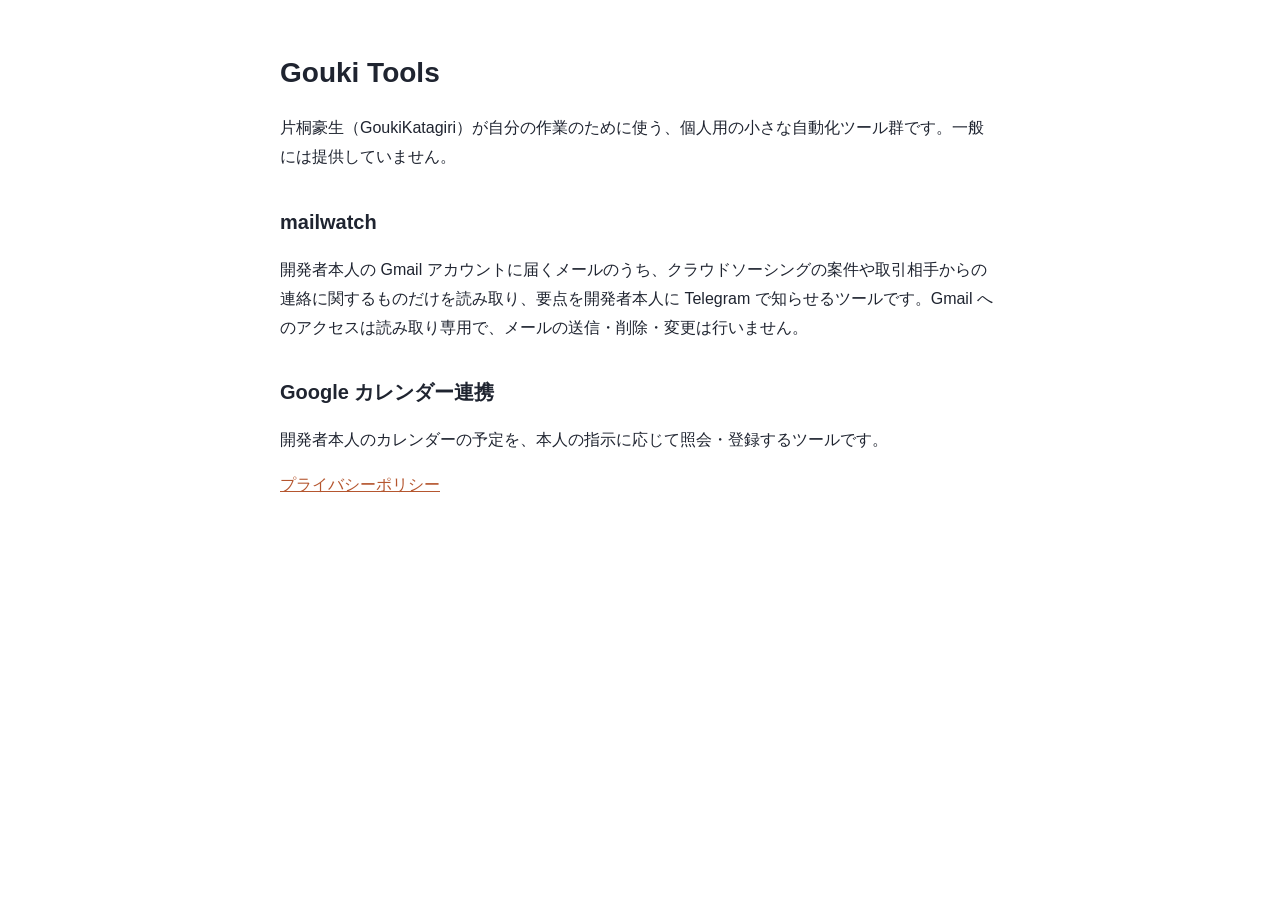
<file: gouki-tools/index.html>
<!doctype html>
<html lang="ja">
<head>
  <meta charset="utf-8">
  <meta name="viewport" content="width=device-width, initial-scale=1">
  <title>Gouki Tools</title>
  <style>
    body { margin: 0; font-family: "Hiragino Sans", "Noto Sans JP", sans-serif; line-height: 1.8; color: #1f2430; background: #fff; }
    main { max-width: 720px; margin: 0 auto; padding: 48px 16px; }
    h1 { font-size: 28px; margin: 0 0 16px; }
    h2 { font-size: 20px; margin: 32px 0 8px; }
    a { color: #b5562f; }
  </style>
</head>
<body>
  <main>
    <h1>Gouki Tools</h1>
    <p>片桐豪生（GoukiKatagiri）が自分の作業のために使う、個人用の小さな自動化ツール群です。一般には提供していません。</p>

    <h2>mailwatch</h2>
    <p>開発者本人の Gmail アカウントに届くメールのうち、クラウドソーシングの案件や取引相手からの連絡に関するものだけを読み取り、要点を開発者本人に Telegram で知らせるツールです。Gmail へのアクセスは読み取り専用で、メールの送信・削除・変更は行いません。</p>

    <h2>Google カレンダー連携</h2>
    <p>開発者本人のカレンダーの予定を、本人の指示に応じて照会・登録するツールです。</p>

    <p><a href="privacy.html">プライバシーポリシー</a></p>
  </main>
</body>
</html>
</file>
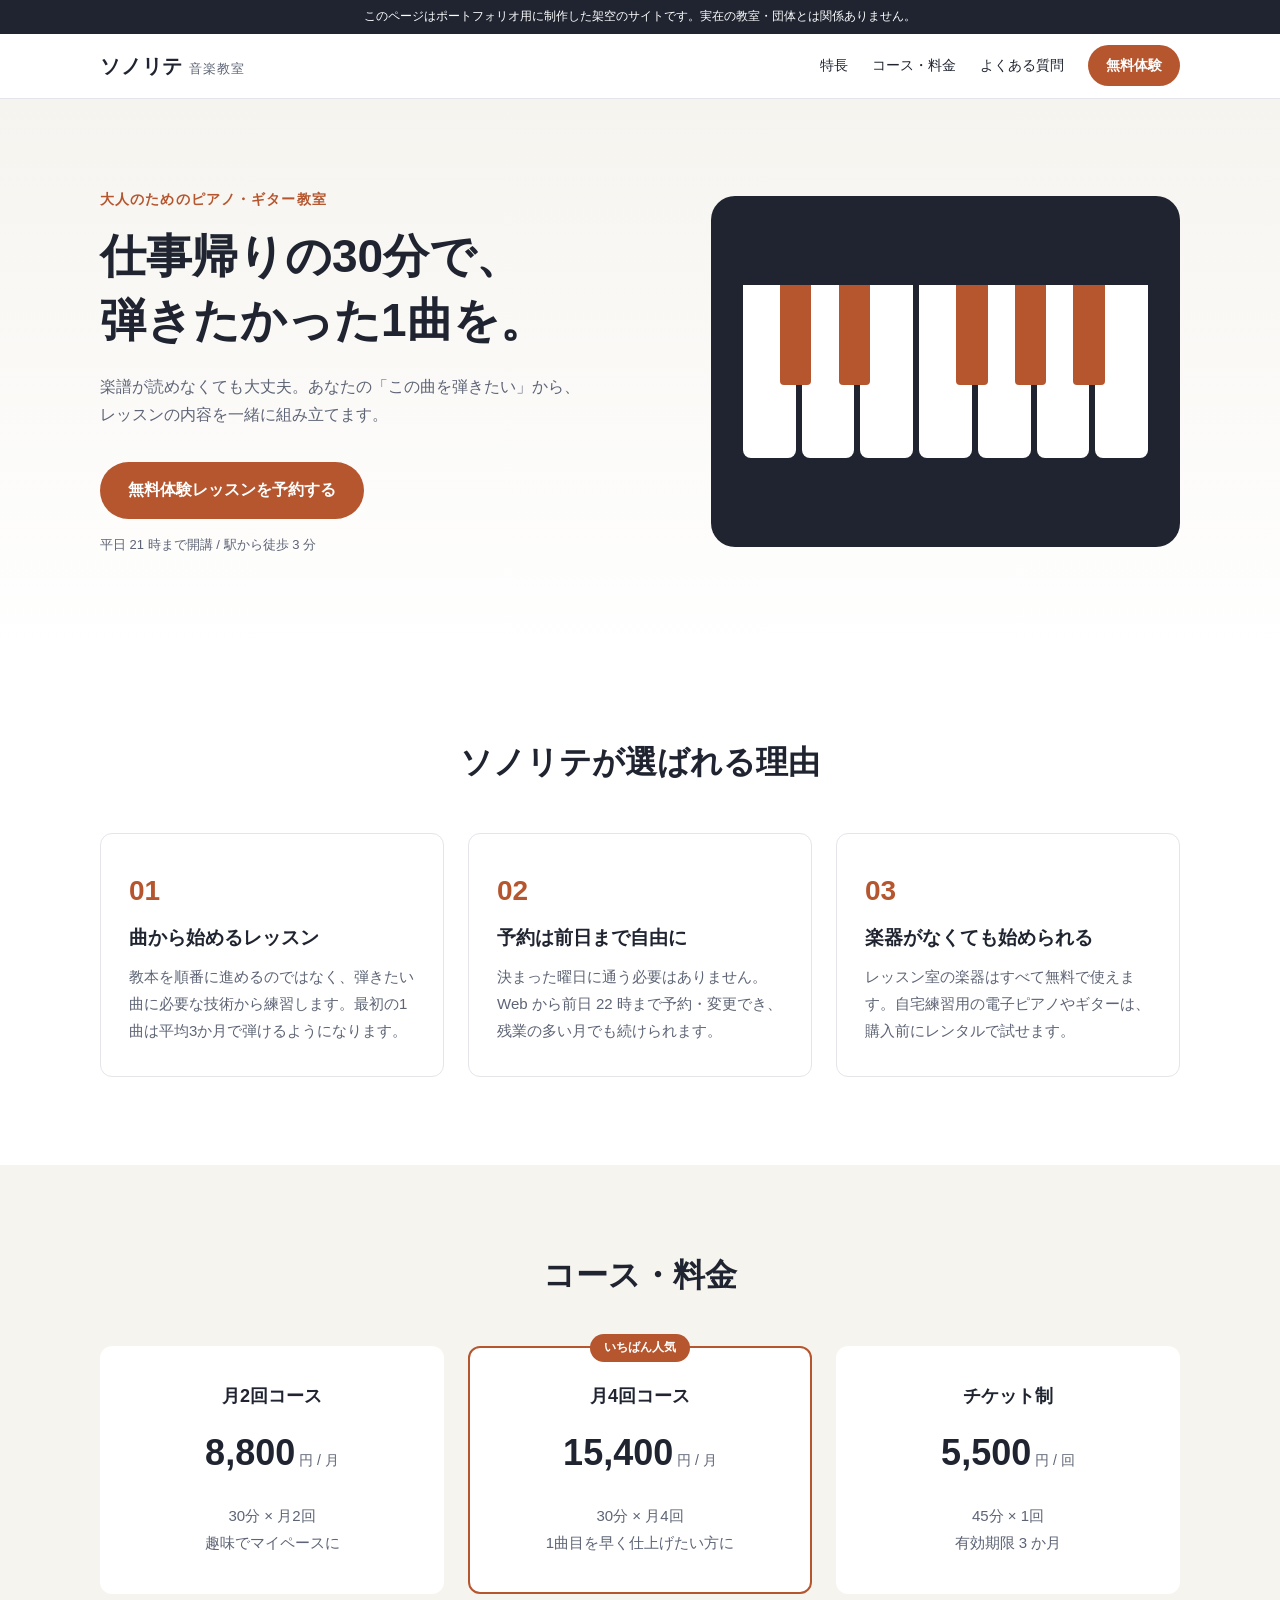
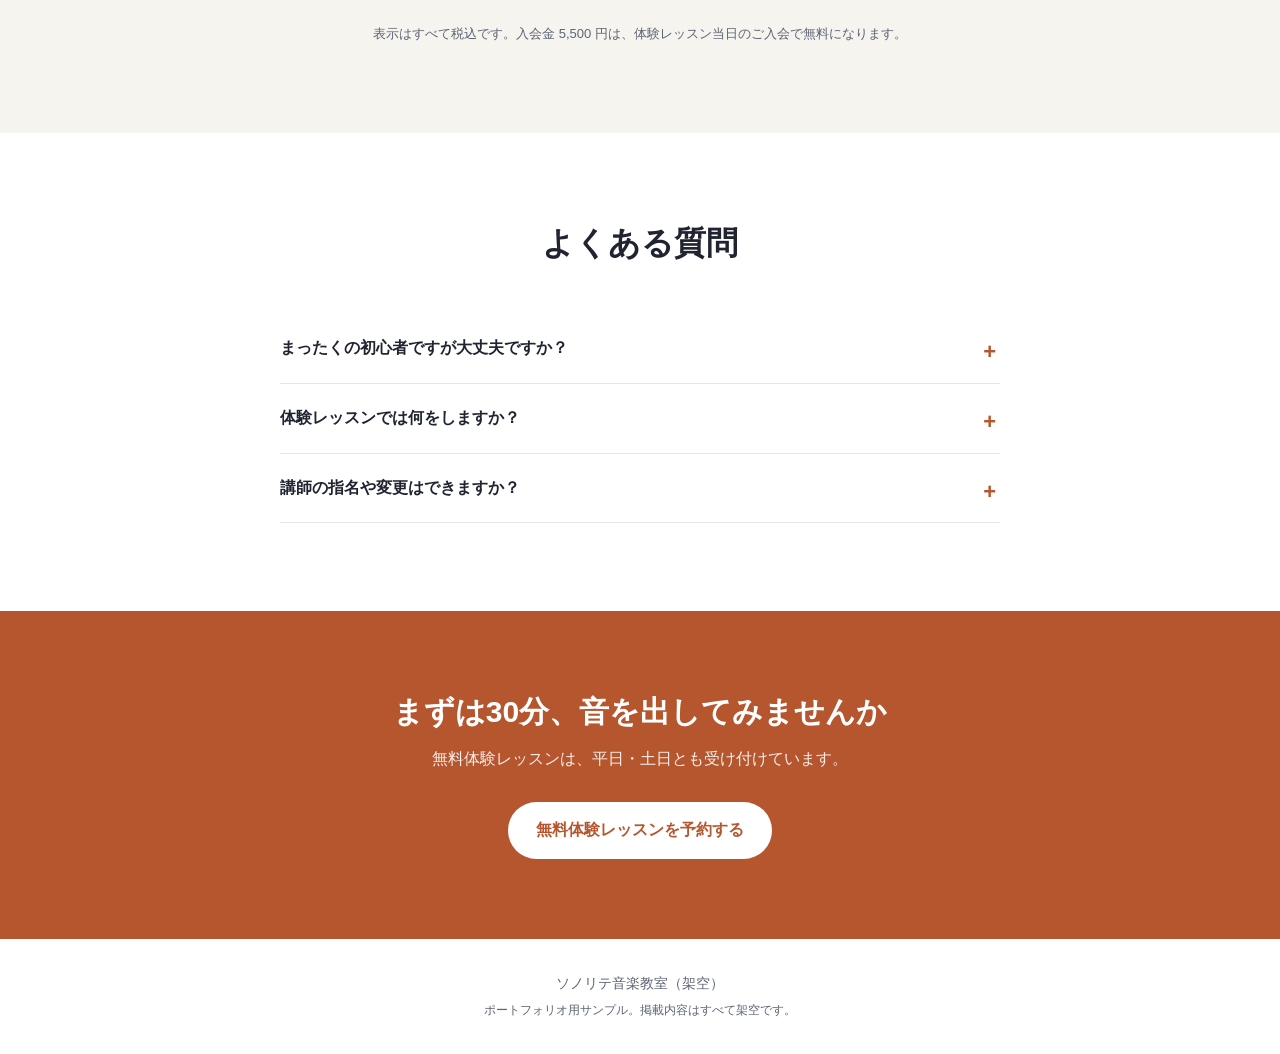
<file: lp-music-school/index.html>
<!doctype html>
<html lang="ja">
<head>
  <meta charset="utf-8">
  <meta name="viewport" content="width=device-width, initial-scale=1">
  <title>ソノリテ音楽教室（架空）| 大人のためのピアノ・ギター教室</title>
  <meta name="description" content="ポートフォリオ用の架空の音楽教室のランディングページです。">
  <link rel="stylesheet" href="style.css">
</head>
<body>
  <p class="notice">このページはポートフォリオ用に制作した架空のサイトです。実在の教室・団体とは関係ありません。</p>

  <header class="header">
    <div class="container header__inner">
      <a class="logo" href="#">ソノリテ<span>音楽教室</span></a>
      <nav class="nav" aria-label="ページ内リンク">
        <a href="#features">特長</a>
        <a href="#courses">コース・料金</a>
        <a href="#faq">よくある質問</a>
        <a class="btn btn--small" href="#trial">無料体験</a>
      </nav>
    </div>
  </header>

  <main>
    <section class="hero">
      <div class="container hero__inner">
        <div>
          <p class="hero__eyebrow">大人のためのピアノ・ギター教室</p>
          <h1 class="hero__title">仕事帰りの30分で、<br>弾きたかった1曲を。</h1>
          <p class="hero__lead">楽譜が読めなくても大丈夫。あなたの「この曲を弾きたい」から、レッスンの内容を一緒に組み立てます。</p>
          <a class="btn" href="#trial">無料体験レッスンを予約する</a>
          <p class="hero__note">平日 21 時まで開講 / 駅から徒歩 3 分</p>
        </div>
        <div class="hero__visual" aria-hidden="true">
          <div class="keys">
            <span></span><span></span><span></span><span></span><span></span><span></span><span></span>
          </div>
        </div>
      </div>
    </section>

    <section id="features" class="section">
      <div class="container">
        <h2 class="section__title">ソノリテが選ばれる理由</h2>
        <div class="cards">
          <article class="card">
            <p class="card__num">01</p>
            <h3>曲から始めるレッスン</h3>
            <p>教本を順番に進めるのではなく、弾きたい曲に必要な技術から練習します。最初の1曲は平均3か月で弾けるようになります。</p>
          </article>
          <article class="card">
            <p class="card__num">02</p>
            <h3>予約は前日まで自由に</h3>
            <p>決まった曜日に通う必要はありません。Web から前日 22 時まで予約・変更でき、残業の多い月でも続けられます。</p>
          </article>
          <article class="card">
            <p class="card__num">03</p>
            <h3>楽器がなくても始められる</h3>
            <p>レッスン室の楽器はすべて無料で使えます。自宅練習用の電子ピアノやギターは、購入前にレンタルで試せます。</p>
          </article>
        </div>
      </div>
    </section>

    <section id="courses" class="section section--tint">
      <div class="container">
        <h2 class="section__title">コース・料金</h2>
        <div class="plans">
          <article class="plan">
            <h3>月2回コース</h3>
            <p class="plan__price">8,800<span>円 / 月</span></p>
            <ul>
              <li>30分 × 月2回</li>
              <li>趣味でマイペースに</li>
            </ul>
          </article>
          <article class="plan plan--featured">
            <p class="plan__badge">いちばん人気</p>
            <h3>月4回コース</h3>
            <p class="plan__price">15,400<span>円 / 月</span></p>
            <ul>
              <li>30分 × 月4回</li>
              <li>1曲目を早く仕上げたい方に</li>
            </ul>
          </article>
          <article class="plan">
            <h3>チケット制</h3>
            <p class="plan__price">5,500<span>円 / 回</span></p>
            <ul>
              <li>45分 × 1回</li>
              <li>有効期限 3 か月</li>
            </ul>
          </article>
        </div>
        <p class="plans__note">表示はすべて税込です。入会金 5,500 円は、体験レッスン当日のご入会で無料になります。</p>
      </div>
    </section>

    <section id="faq" class="section">
      <div class="container container--narrow">
        <h2 class="section__title">よくある質問</h2>
        <details class="faq">
          <summary>まったくの初心者ですが大丈夫ですか？</summary>
          <p>生徒さんの約7割が楽器未経験から始めています。楽譜の読み方も、弾きたい曲の中で少しずつ覚えていきます。</p>
        </details>
        <details class="faq">
          <summary>体験レッスンでは何をしますか？</summary>
          <p>弾いてみたい曲や目標をお聞きしたうえで、実際に楽器に触れていただきます。30分程度で、無理な勧誘はしません。</p>
        </details>
        <details class="faq">
          <summary>講師の指名や変更はできますか？</summary>
          <p>できます。予約画面から講師を選べるほか、相性が合わないと感じたらいつでも変更できます。</p>
        </details>
      </div>
    </section>

    <section id="trial" class="cta">
      <div class="container container--narrow cta__inner">
        <h2><span class="nb">まずは30分、</span><span class="nb">音を出してみませんか</span></h2>
        <p>無料体験レッスンは、平日・土日とも受け付けています。</p>
        <a class="btn btn--light" href="#trial">無料体験レッスンを予約する</a>
      </div>
    </section>
  </main>

  <footer class="footer">
    <div class="container">
      <p>ソノリテ音楽教室（架空）</p>
      <p class="footer__small">ポートフォリオ用サンプル。掲載内容はすべて架空です。</p>
    </div>
  </footer>
</body>
</html>
</file>
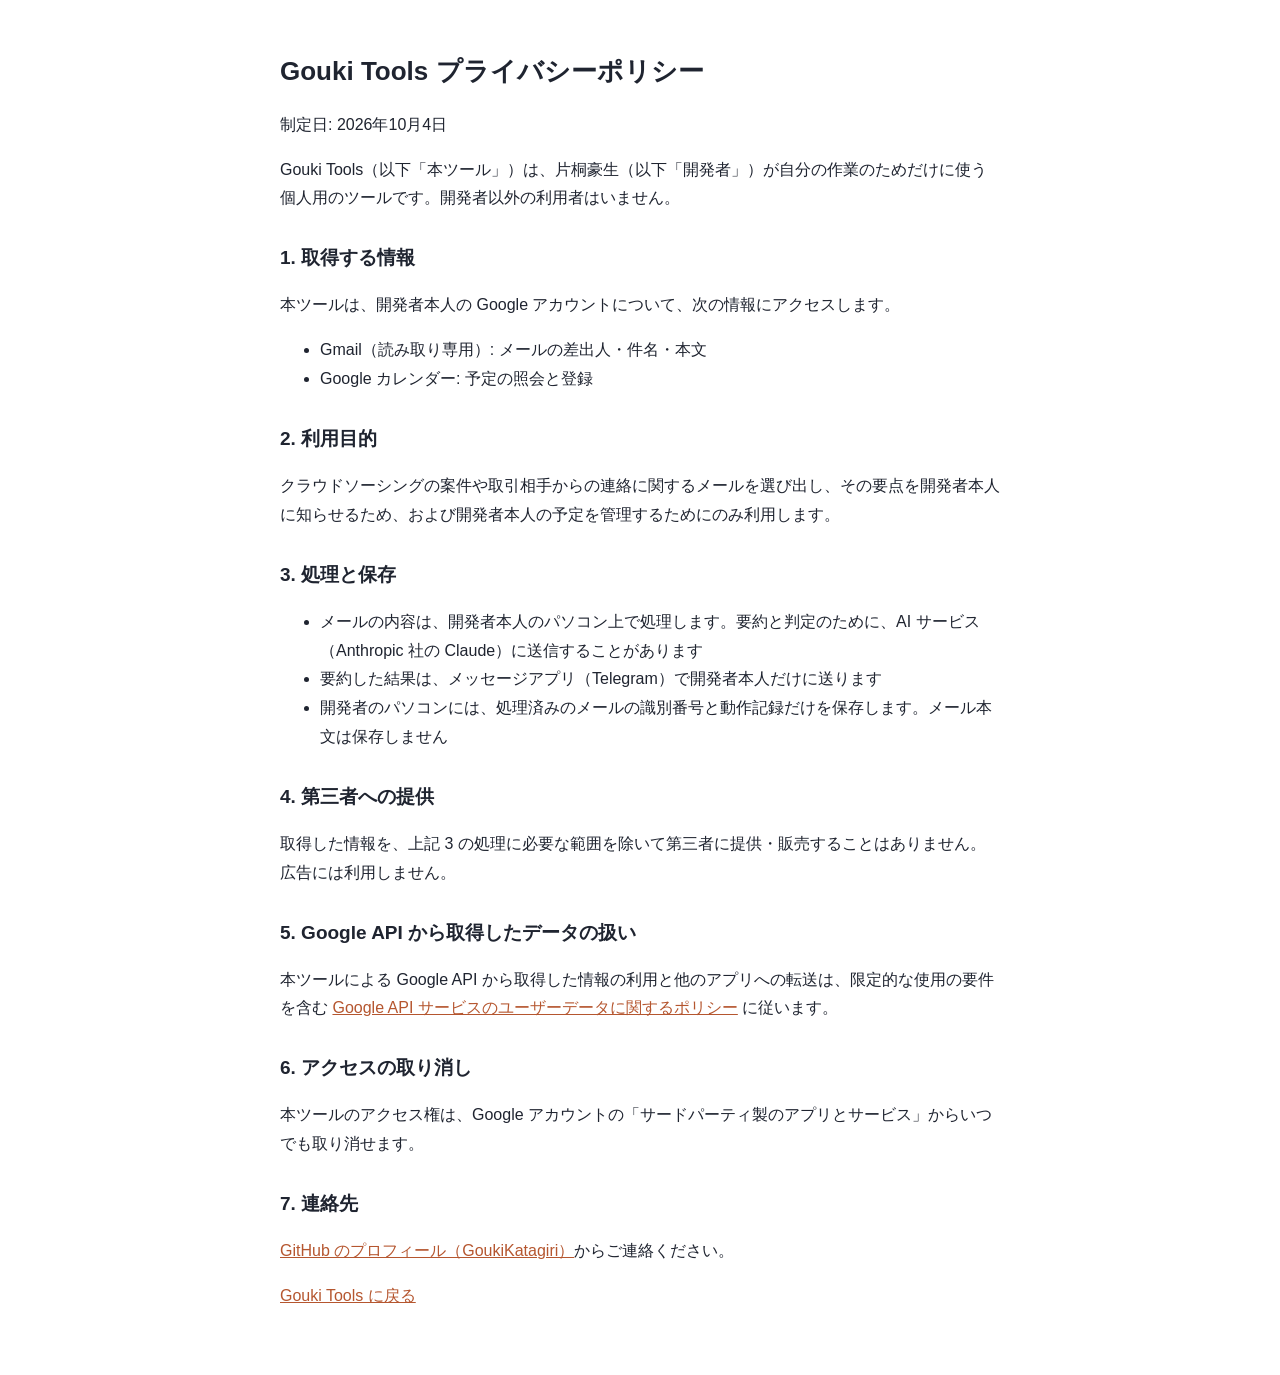
<file: gouki-tools/privacy.html>
<!doctype html>
<html lang="ja">
<head>
  <meta charset="utf-8">
  <meta name="viewport" content="width=device-width, initial-scale=1">
  <title>Gouki Tools プライバシーポリシー</title>
  <style>
    body { margin: 0; font-family: "Hiragino Sans", "Noto Sans JP", sans-serif; line-height: 1.8; color: #1f2430; background: #fff; }
    main { max-width: 720px; margin: 0 auto; padding: 48px 16px; }
    h1 { font-size: 26px; margin: 0 0 16px; }
    h2 { font-size: 19px; margin: 28px 0 8px; }
    a { color: #b5562f; }
  </style>
</head>
<body>
  <main>
    <h1>Gouki Tools プライバシーポリシー</h1>
    <p>制定日: 2026年10月4日</p>
    <p>Gouki Tools（以下「本ツール」）は、片桐豪生（以下「開発者」）が自分の作業のためだけに使う個人用のツールです。開発者以外の利用者はいません。</p>

    <h2>1. 取得する情報</h2>
    <p>本ツールは、開発者本人の Google アカウントについて、次の情報にアクセスします。</p>
    <ul>
      <li>Gmail（読み取り専用）: メールの差出人・件名・本文</li>
      <li>Google カレンダー: 予定の照会と登録</li>
    </ul>

    <h2>2. 利用目的</h2>
    <p>クラウドソーシングの案件や取引相手からの連絡に関するメールを選び出し、その要点を開発者本人に知らせるため、および開発者本人の予定を管理するためにのみ利用します。</p>

    <h2>3. 処理と保存</h2>
    <ul>
      <li>メールの内容は、開発者本人のパソコン上で処理します。要約と判定のために、AI サービス（Anthropic 社の Claude）に送信することがあります</li>
      <li>要約した結果は、メッセージアプリ（Telegram）で開発者本人だけに送ります</li>
      <li>開発者のパソコンには、処理済みのメールの識別番号と動作記録だけを保存します。メール本文は保存しません</li>
    </ul>

    <h2>4. 第三者への提供</h2>
    <p>取得した情報を、上記 3 の処理に必要な範囲を除いて第三者に提供・販売することはありません。広告には利用しません。</p>

    <h2>5. Google API から取得したデータの扱い</h2>
    <p>本ツールによる Google API から取得した情報の利用と他のアプリへの転送は、限定的な使用の要件を含む <a href="https://developers.google.com/terms/api-services-user-data-policy">Google API サービスのユーザーデータに関するポリシー</a> に従います。</p>

    <h2>6. アクセスの取り消し</h2>
    <p>本ツールのアクセス権は、Google アカウントの「サードパーティ製のアプリとサービス」からいつでも取り消せます。</p>

    <h2>7. 連絡先</h2>
    <p><a href="https://github.com/GoukiKatagiri">GitHub のプロフィール（GoukiKatagiri）</a>からご連絡ください。</p>

    <p><a href="index.html">Gouki Tools に戻る</a></p>
  </main>
</body>
</html>
</file>
<file: lp-music-school/style.css>
:root {
  --ink: #1f2430;
  --muted: #5d6475;
  --line: #e3e5ea;
  --bg: #ffffff;
  --tint: #f6f4ef;
  --accent: #b5562f;
  --accent-dark: #8f4122;
  --radius: 12px;
}

*,
*::before,
*::after { box-sizing: border-box; }

html { scroll-behavior: smooth; }

body {
  margin: 0;
  color: var(--ink);
  background: var(--bg);
  font-family: "Hiragino Sans", "Hiragino Kaku Gothic ProN", "Noto Sans JP", sans-serif;
  line-height: 1.8;
  -webkit-font-smoothing: antialiased;
}

h1, h2, h3 { line-height: 1.4; margin: 0; }
p { margin: 0; }

.container { width: min(1080px, 100% - 32px); margin-inline: auto; }
.container--narrow { width: min(720px, 100% - 32px); }

/* 文節の途中で改行させない */
.nb { display: inline-block; }

/* 固定ヘッダーの分だけ、ページ内リンクの着地位置を下げる */
section[id] { scroll-margin-top: 64px; }

.notice {
  background: var(--ink);
  color: #fff;
  font-size: 12px;
  text-align: center;
  padding: 6px 16px;
}

/* ボタン */
.btn {
  display: inline-block;
  background: var(--accent);
  color: #fff;
  font-weight: 700;
  text-decoration: none;
  padding: 14px 28px;
  border-radius: 999px;
  transition: background 0.2s;
}
.btn:hover { background: var(--accent-dark); }
.btn--small { padding: 8px 18px; font-size: 14px; }
.btn--light { background: #fff; color: var(--accent); }
.btn--light:hover { background: var(--tint); }

/* ヘッダー */
.header {
  position: sticky;
  top: 0;
  z-index: 10;
  background: rgba(255, 255, 255, 0.92);
  backdrop-filter: blur(8px);
  border-bottom: 1px solid var(--line);
}
.header__inner { display: flex; align-items: center; justify-content: space-between; height: 64px; }
.logo { color: var(--ink); text-decoration: none; font-weight: 700; font-size: 20px; letter-spacing: 0.04em; }
.logo span { font-size: 13px; margin-left: 6px; color: var(--muted); font-weight: 400; }
.nav { display: flex; align-items: center; gap: 24px; font-size: 14px; }
.nav a:not(.btn) { color: var(--ink); text-decoration: none; }
.nav a:not(.btn):hover { color: var(--accent); }

/* ヒーロー */
.hero { padding: 88px 0 96px; background: linear-gradient(180deg, var(--tint), var(--bg)); }
.hero__inner { display: grid; grid-template-columns: 1.2fr 1fr; gap: 48px; align-items: center; }
.hero__eyebrow { color: var(--accent); font-weight: 700; font-size: 14px; letter-spacing: 0.08em; margin-bottom: 12px; }
.hero__title { font-size: clamp(30px, 4.4vw, 46px); margin-bottom: 20px; }
.hero__lead { color: var(--muted); margin-bottom: 32px; max-width: 30em; }
.hero__note { color: var(--muted); font-size: 13px; margin-top: 14px; }

.hero__visual {
  aspect-ratio: 4 / 3;
  border-radius: 24px;
  background: var(--ink);
  display: grid;
  place-items: center;
  padding: 32px;
}
.keys { display: flex; gap: 6px; width: 100%; height: 60%; }
.keys span { flex: 1; background: #fff; border-radius: 0 0 8px 8px; position: relative; }
.keys span:nth-child(1)::after,
.keys span:nth-child(2)::after,
.keys span:nth-child(4)::after,
.keys span:nth-child(5)::after,
.keys span:nth-child(6)::after {
  content: "";
  position: absolute;
  right: -30%;
  top: 0;
  width: 60%;
  height: 58%;
  background: var(--accent);
  border-radius: 0 0 4px 4px;
  z-index: 1;
}

/* セクション共通 */
.section { padding: 88px 0; }
.section--tint { background: var(--tint); }
.section__title { font-size: clamp(24px, 3vw, 32px); text-align: center; margin-bottom: 48px; }

/* 特長 */
.cards { display: grid; grid-template-columns: repeat(3, 1fr); gap: 24px; }
.card { border: 1px solid var(--line); border-radius: var(--radius); padding: 32px 28px; }
.card__num { color: var(--accent); font-weight: 700; font-size: 28px; margin-bottom: 8px; }
.card h3 { font-size: 19px; margin-bottom: 12px; }
.card p:last-child { color: var(--muted); font-size: 15px; }

/* 料金 */
.plans { display: grid; grid-template-columns: repeat(3, 1fr); gap: 24px; align-items: stretch; }
.plan { background: #fff; border-radius: var(--radius); padding: 36px 28px; text-align: center; border: 2px solid transparent; position: relative; }
.plan--featured { border-color: var(--accent); }
.plan__badge {
  position: absolute; top: -14px; left: 50%; transform: translateX(-50%);
  background: var(--accent); color: #fff; font-size: 12px; font-weight: 700;
  padding: 3px 14px; border-radius: 999px; white-space: nowrap;
}
.plan h3 { font-size: 18px; margin-bottom: 12px; }
.plan__price { font-size: 36px; font-weight: 700; margin-bottom: 16px; }
.plan__price span { font-size: 14px; font-weight: 400; color: var(--muted); margin-left: 4px; }
.plan ul { list-style: none; padding: 0; margin: 0; color: var(--muted); font-size: 15px; }
.plans__note { text-align: center; color: var(--muted); font-size: 13px; margin-top: 28px; }

/* FAQ */
.faq { border-bottom: 1px solid var(--line); padding: 20px 0; }
.faq summary { cursor: pointer; font-weight: 700; list-style: none; position: relative; padding-right: 32px; }
.faq summary::-webkit-details-marker { display: none; }
.faq summary::after { content: "+"; position: absolute; right: 4px; top: -2px; font-size: 22px; color: var(--accent); }
.faq[open] summary::after { content: "−"; }
.faq p { color: var(--muted); margin-top: 12px; }

/* CTA */
.cta { background: var(--accent); color: #fff; padding: 80px 0; text-align: center; }
.cta h2 { font-size: clamp(22px, 3vw, 30px); margin-bottom: 12px; }
.cta p { margin-bottom: 28px; opacity: 0.9; }

/* フッター */
.footer { padding: 32px 0; text-align: center; font-size: 14px; color: var(--muted); }
.footer__small { font-size: 12px; margin-top: 4px; }

/* タブレット・スマホ */
@media (max-width: 860px) {
  .hero { padding: 56px 0 64px; }
  .hero__inner { grid-template-columns: 1fr; gap: 40px; }
  .hero__visual { max-width: 420px; }
  .cards, .plans { grid-template-columns: 1fr; }
  .plans { gap: 32px; }
  .section { padding: 64px 0; }
}

@media (max-width: 600px) {
  .nav a:not(.btn) { display: none; }
  .logo span { display: none; }
  .btn { width: 100%; text-align: center; }
  .btn--small { width: auto; }
}
</file>
